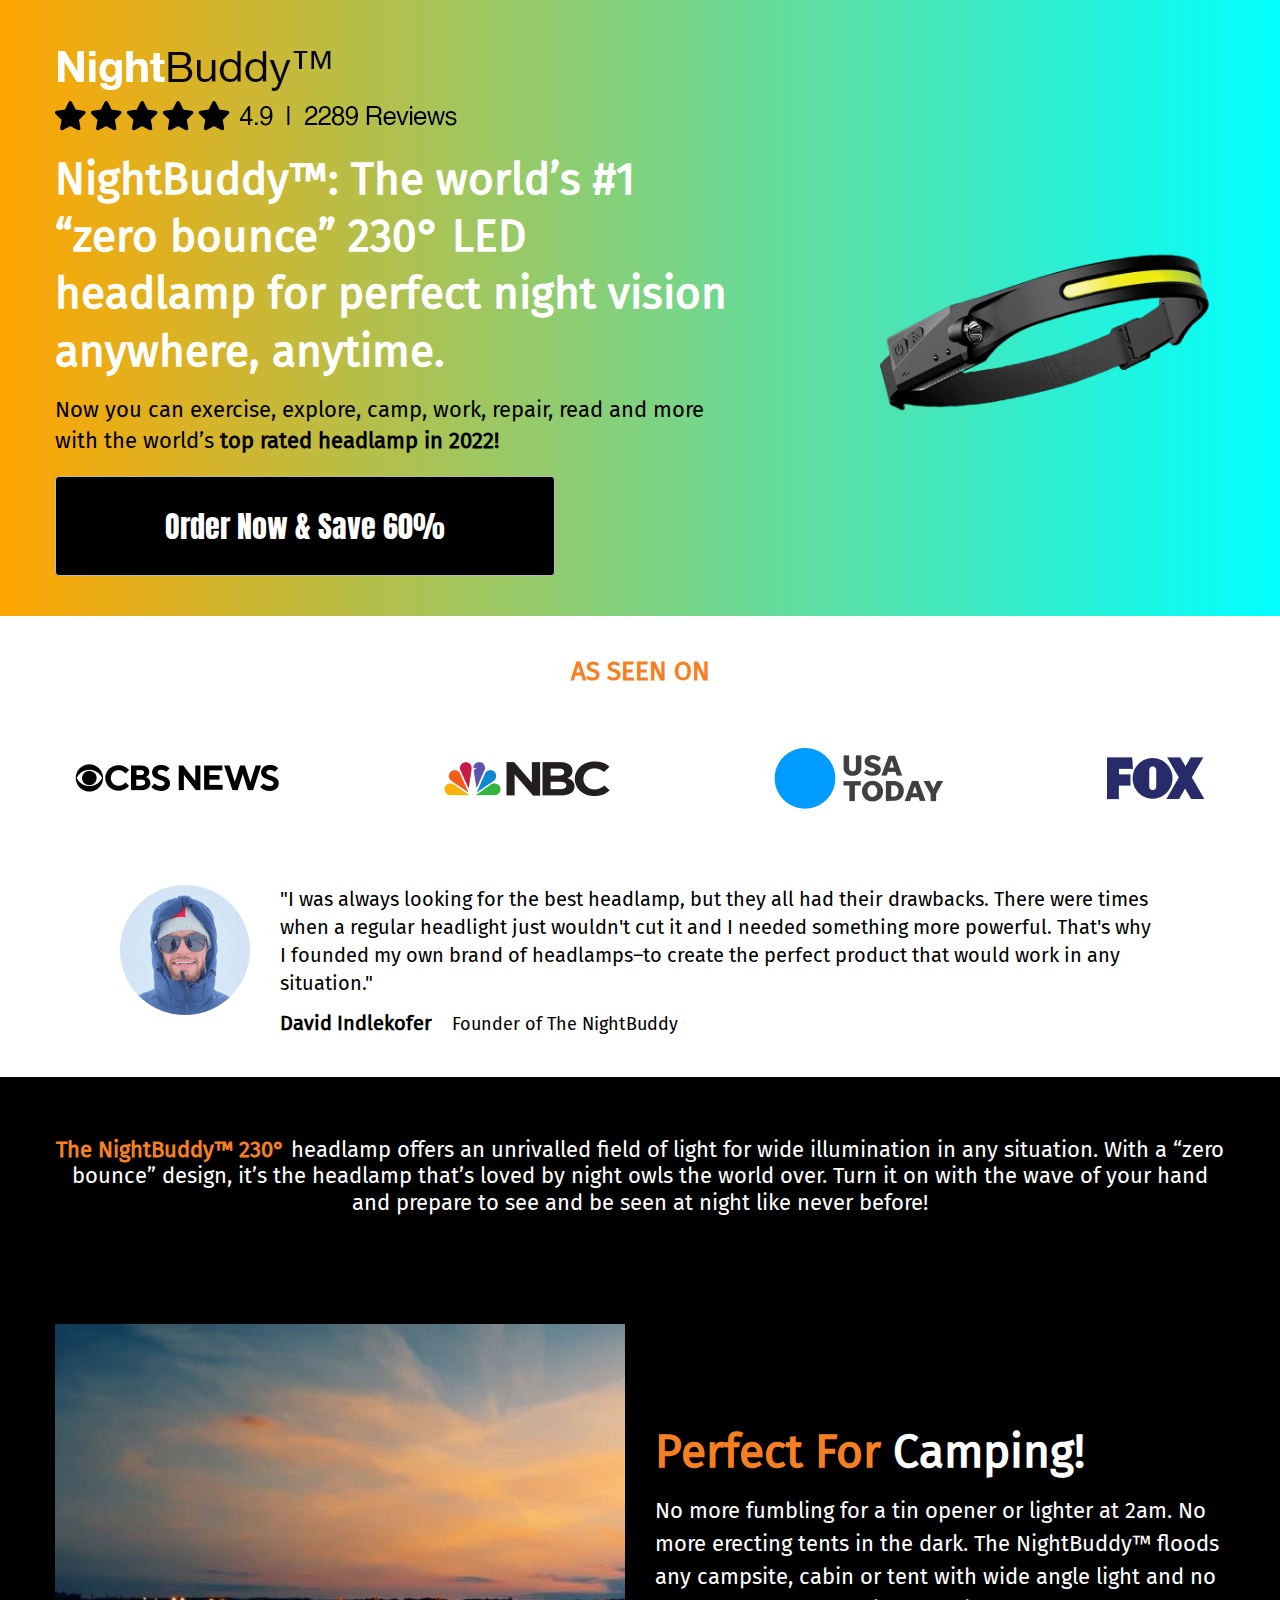
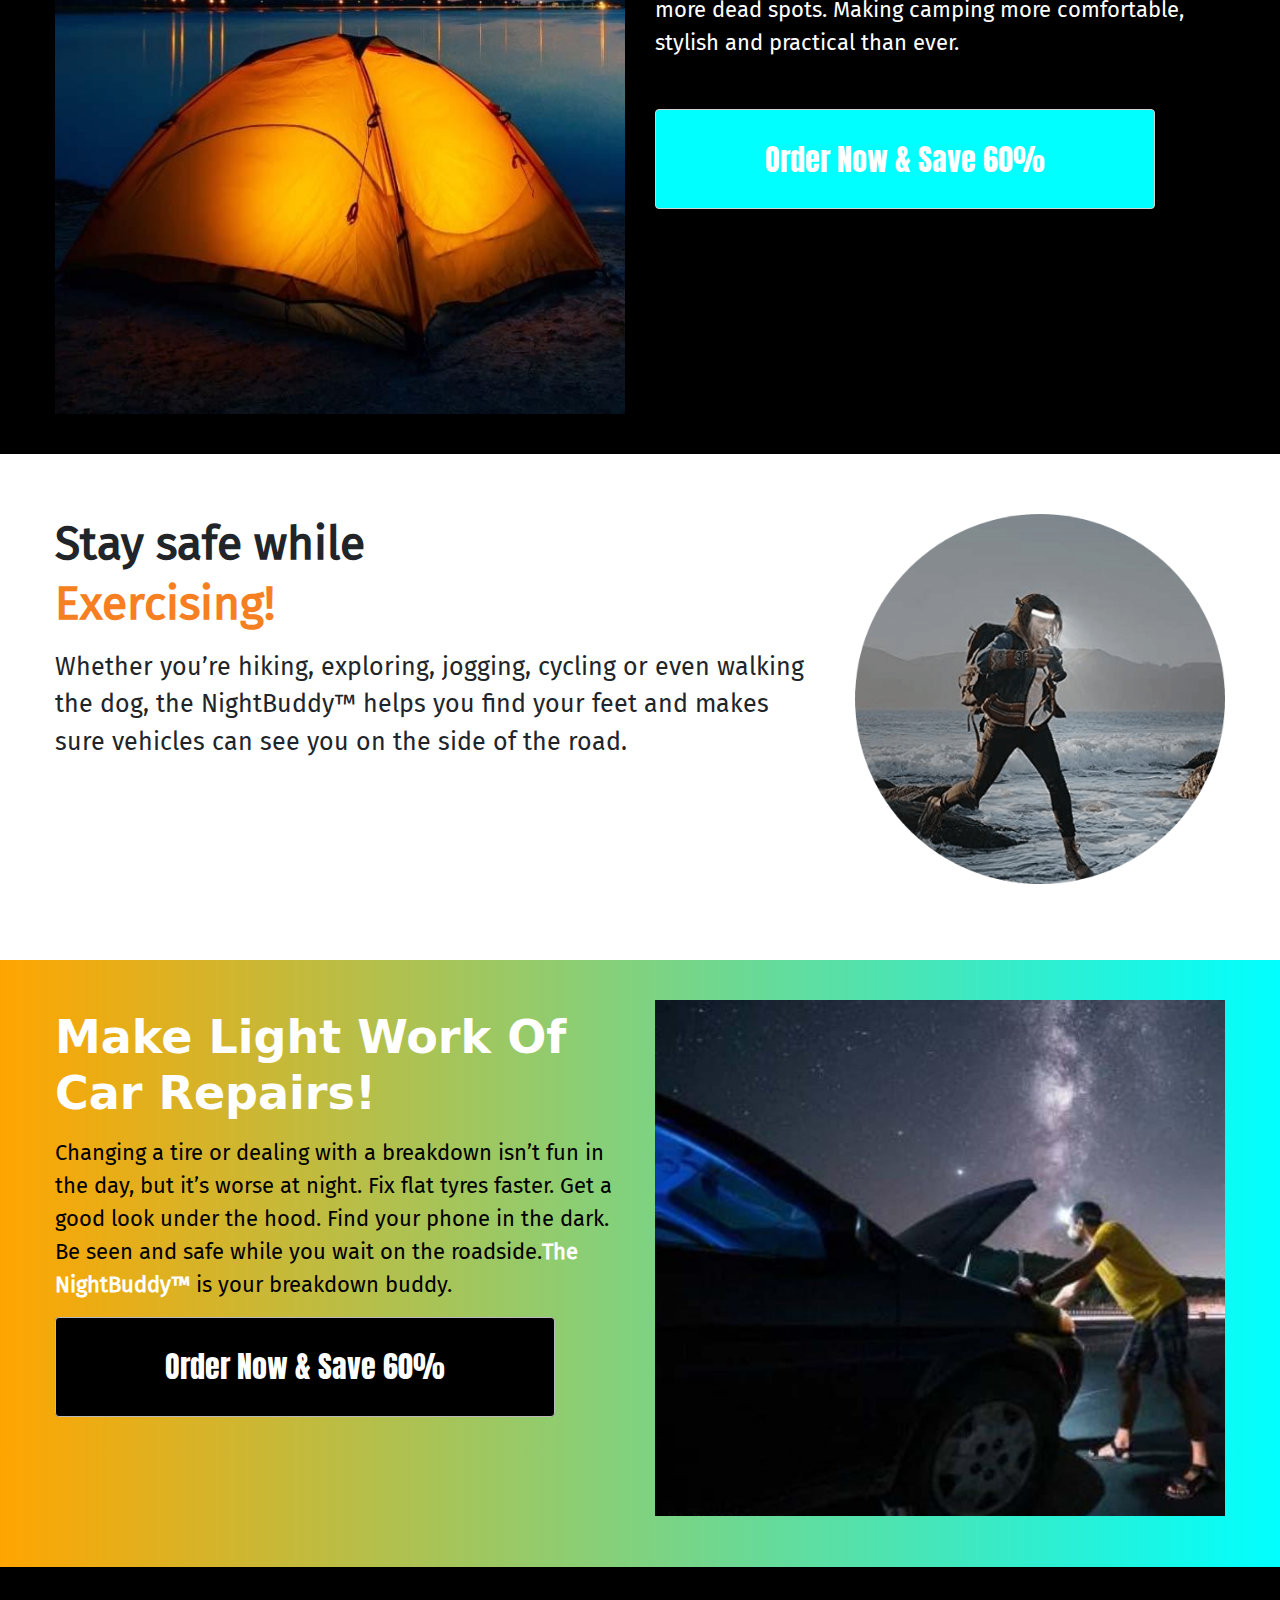
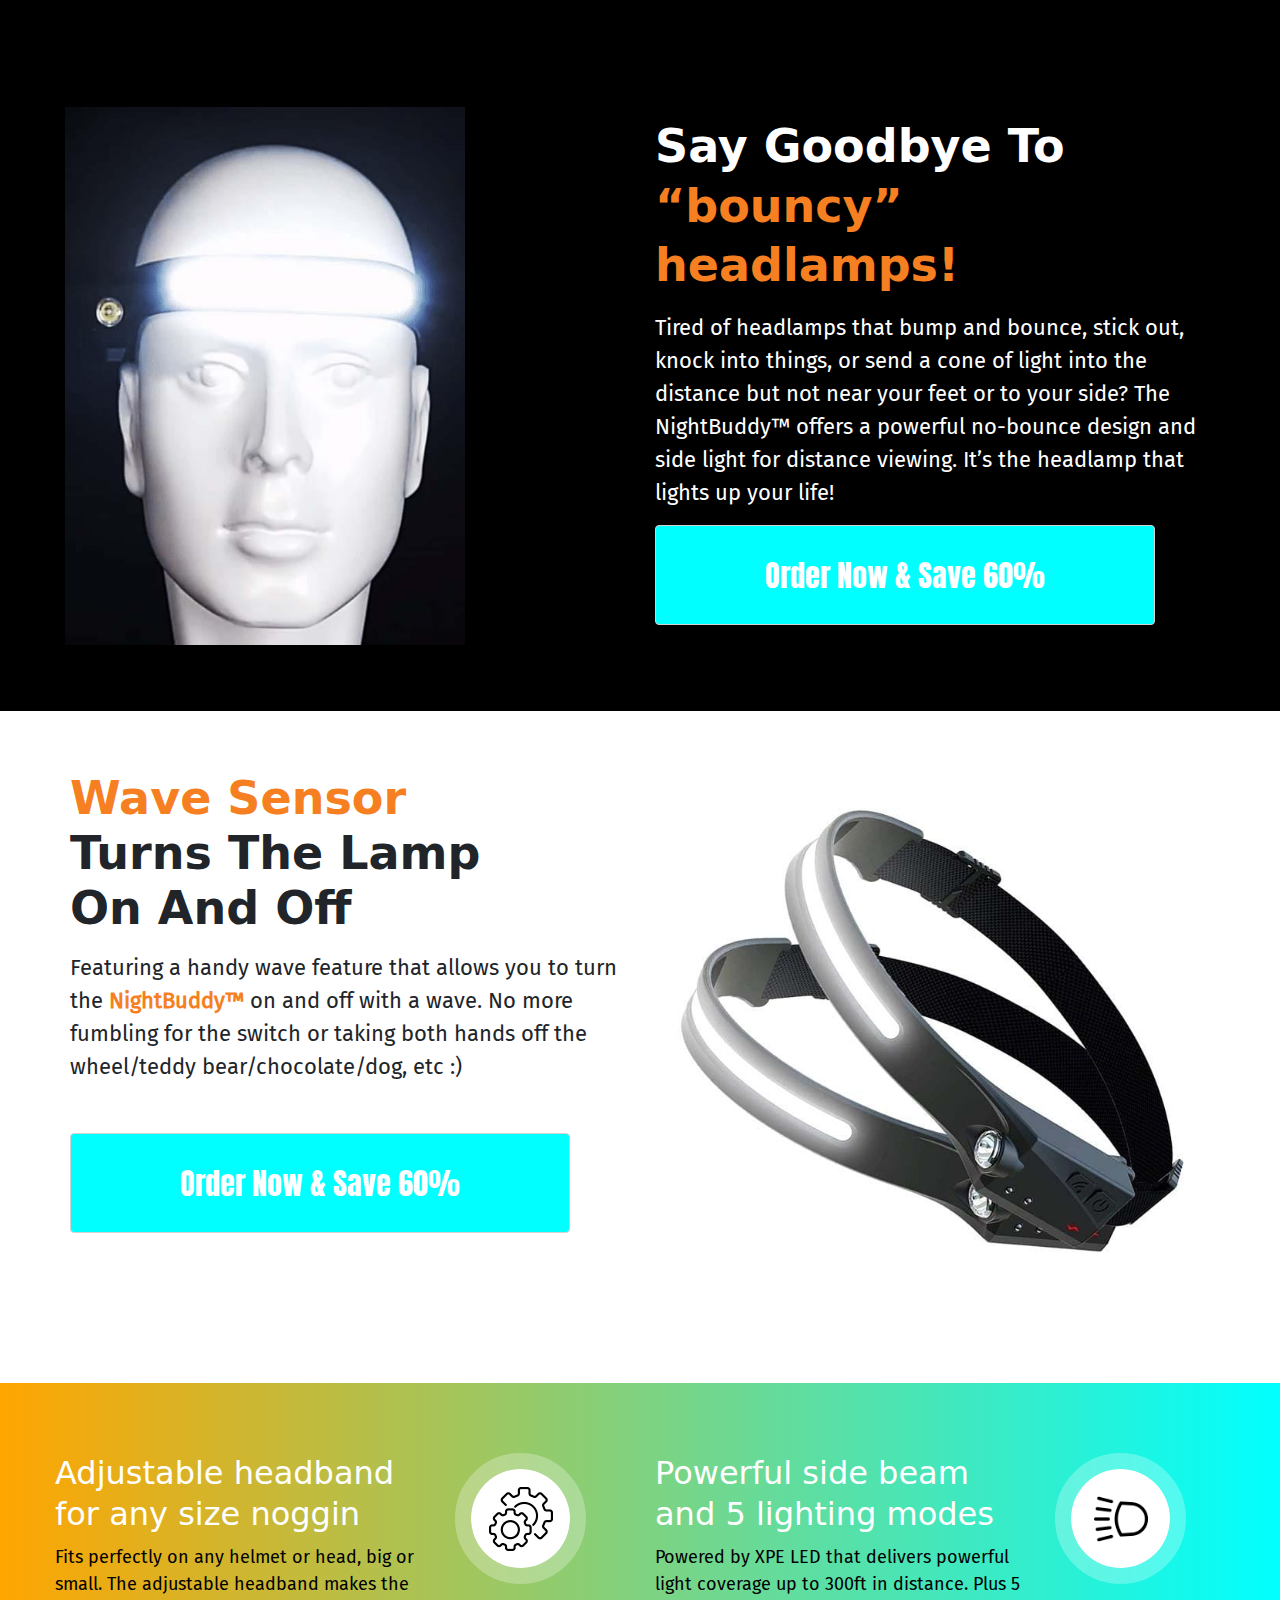
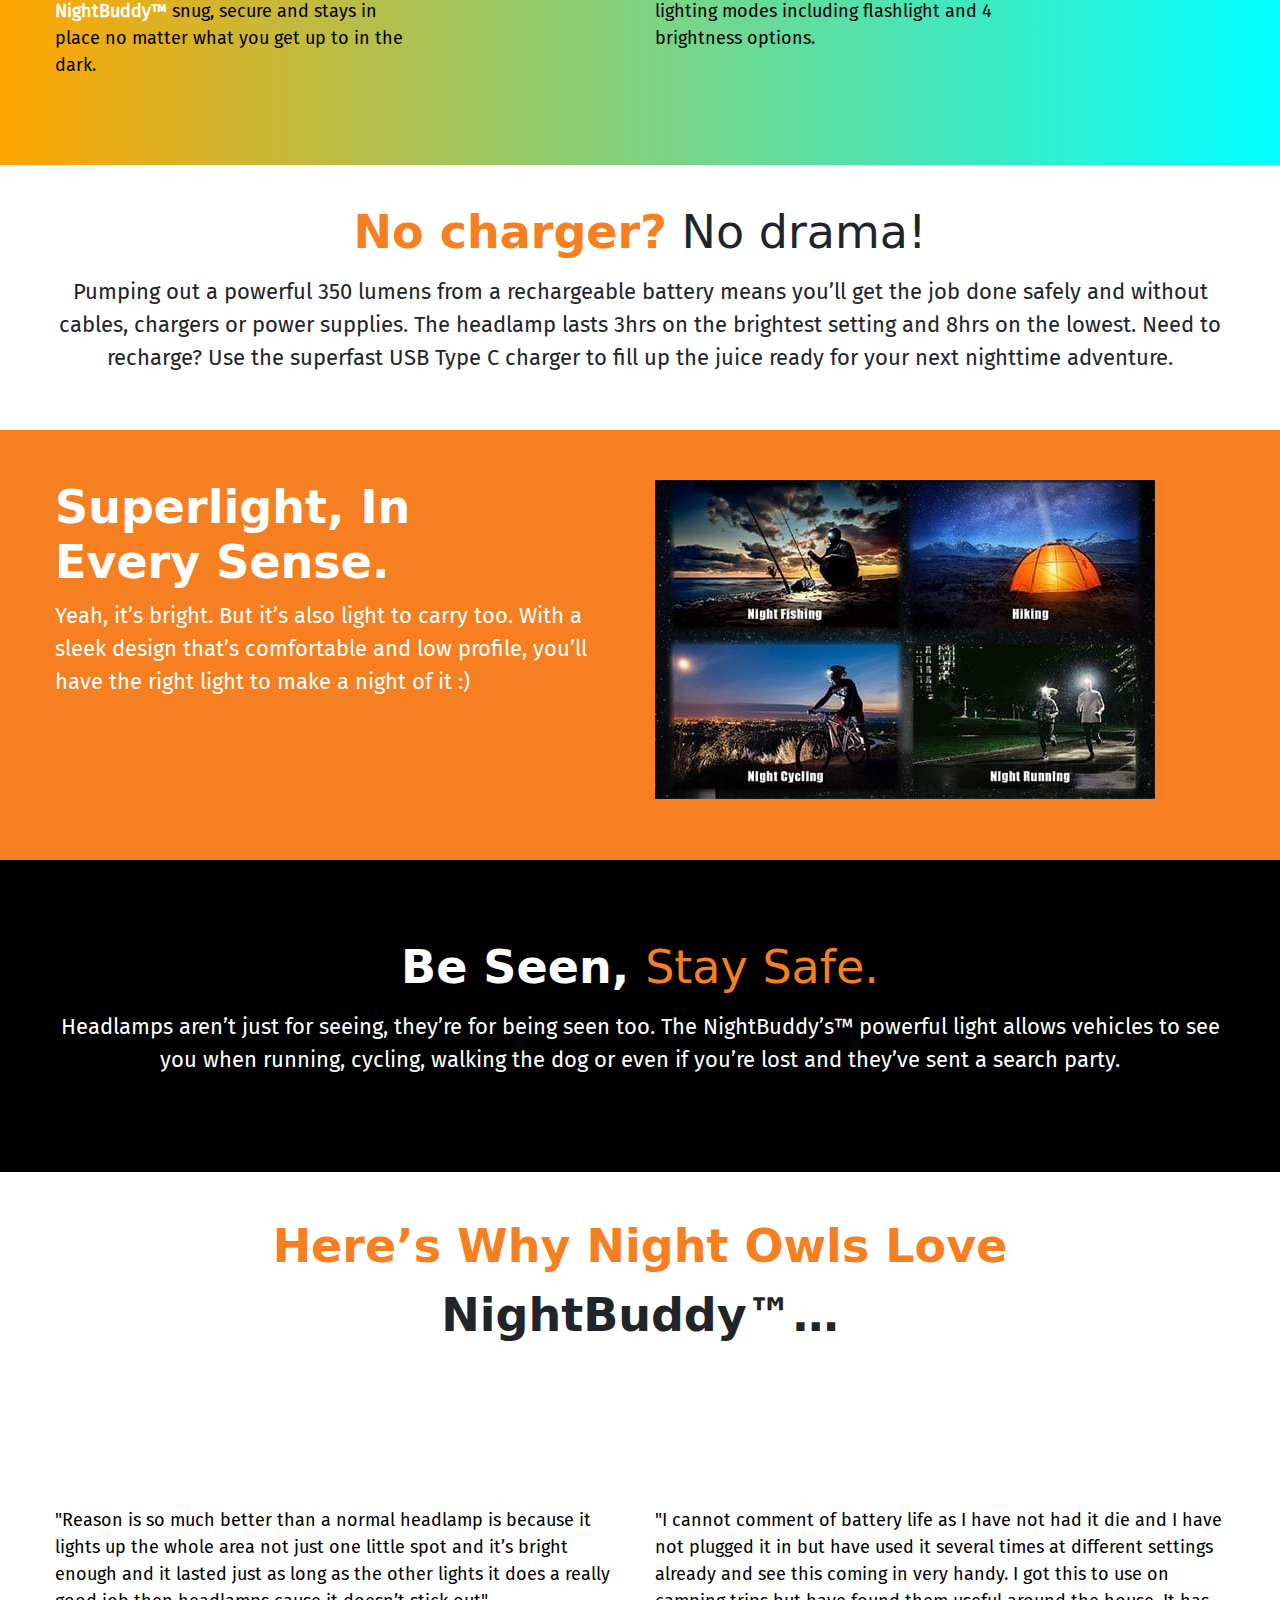
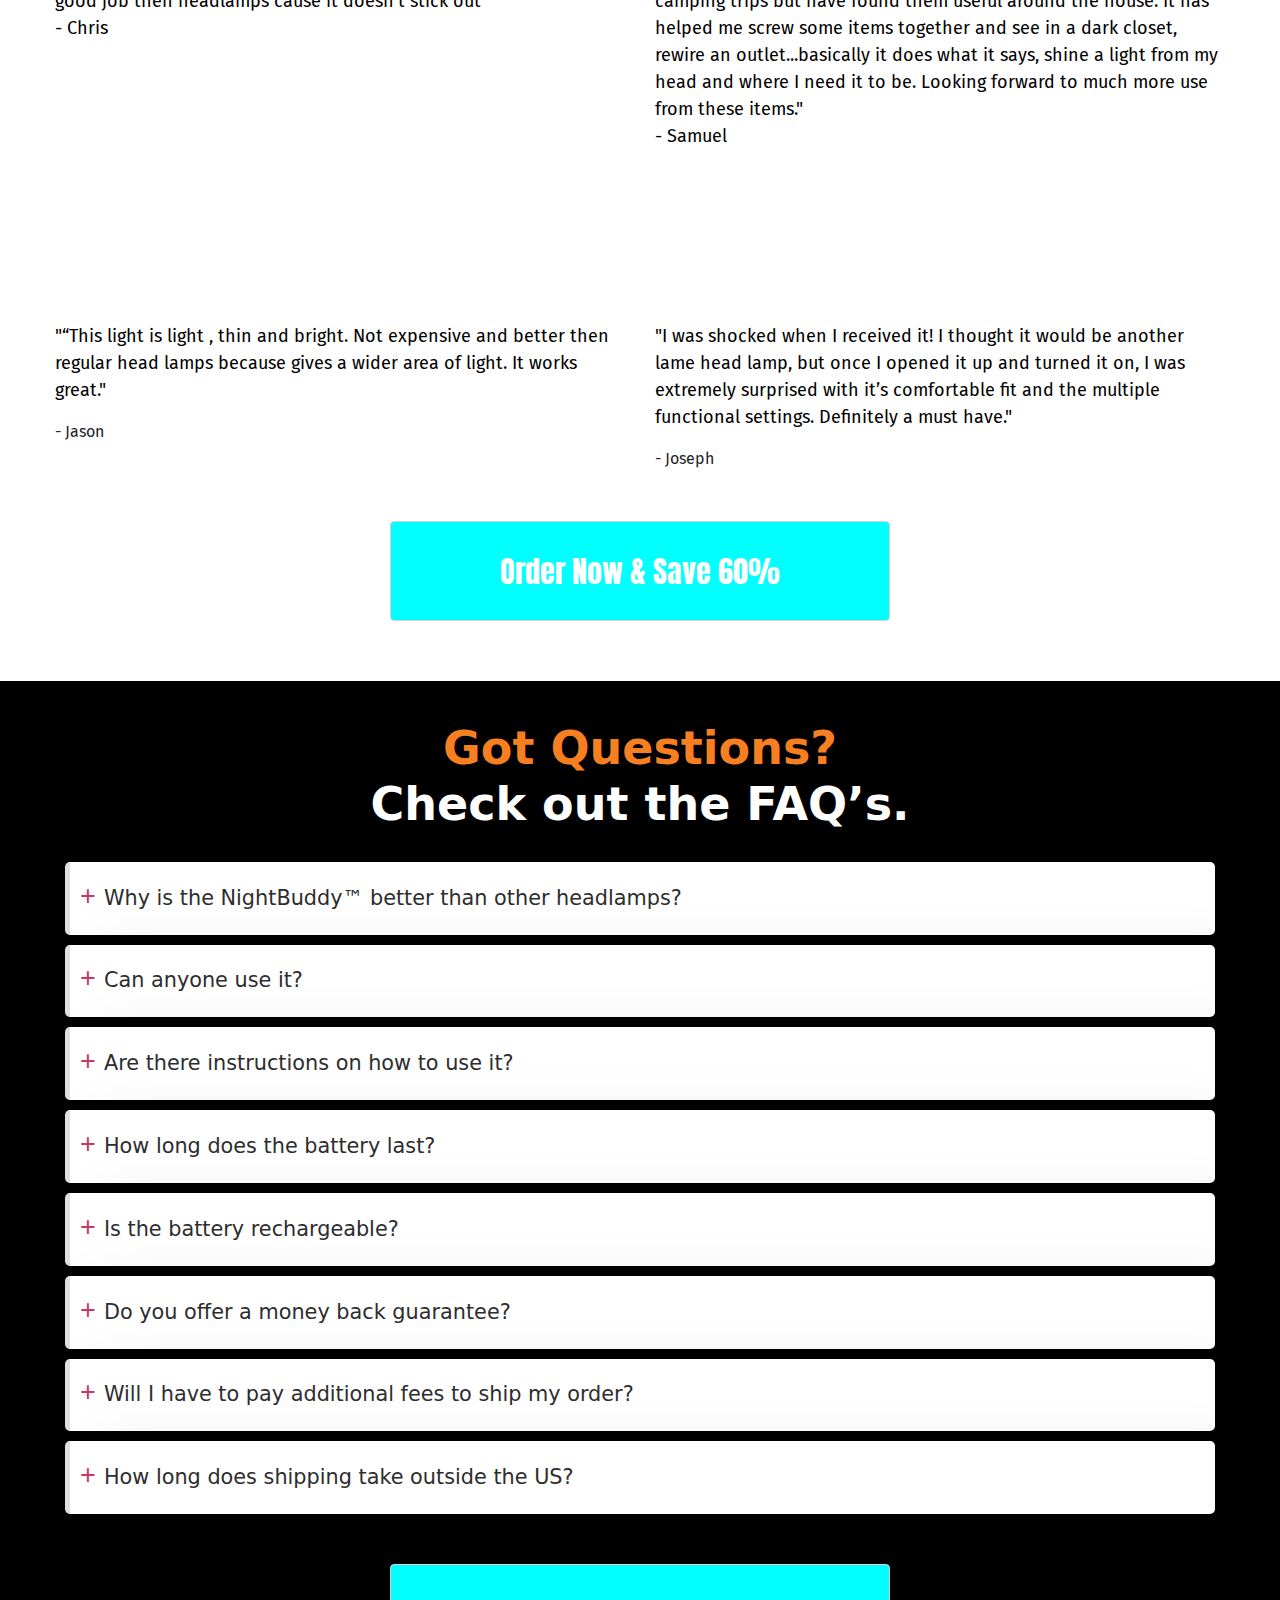
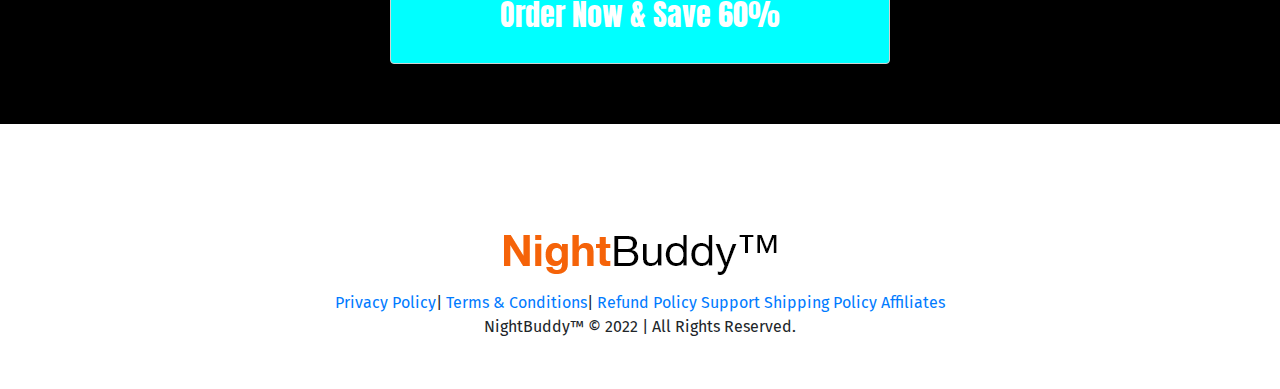
<file: index.html>
<!DOCTYPE html>
<html lang="en">

<head>
    <meta charset="UTF-8">
    <meta http-equiv="X-UA-Compatible" content="IE=edge">
    <meta name="viewport" content="width=device-width, initial-scale=1.0">
    <link rel="stylesheet" href="https://stackpath.bootstrapcdn.com/bootstrap/4.5.0/css/bootstrap.min.css">
    <link rel="stylesheet" href="./assets/style/main.css">
    <script src="./libs/jquery/jquery-3.4.1.min.js"></script>
    <title>NightBuddy™: The world’s #1 headlamp</title>
</head>

<body>
    <header>

    </header>
    <main>
        <section class="banner">
            <div class="full-container">
                <div class="banner--title">
                    <img src="./assets/images/banner-title.png" alt="">
                </div>
                <div class="banner--content">
                    <div class="banner--text">
                        <div class="banner--content__top">NightBuddy™: The world’s #1 “zero bounce” 230° LED headlamp for perfect
                            night vision anywhere, anytime.
                        </div>
                        <div class="banner--content__bottom">Now you can exercise, explore, camp, work, repair, read and more with the world’s <b>top rated headlamp in 2022!</b> </div>
                        <button class="btn btn--banner btn--black btn--middle">Order Now & Save 60%</button>
                    </div>
                    <div class="banner--img">
                        <img src="./assets/images/product.png" alt="">
                    </div>
                </div>
            </div>
        </section>
        <section class="seen">
            <div class="full-container">
                <div class="partners">
                    <h2 class="seen--title">AS SEEN ON</h2>
                    <div class="partners--group">
                        <figure class="partners--item">
                            <img class="partners--item__img" src="./assets/images/partner1.png" alt="">
                        </figure>
                        <figure class="partners--item">
                            <img class="partners--item__img" src="./assets/images/partner2.png" alt="">
                        </figure>
                        <figure class="partners--item">
                            <img class="partners--item__img" src="./assets/images/partner3.png" alt="">
                        </figure>
                        <figure class="partners--item">
                            <img class="partners--item__img" src="./assets/images/partner4.png" alt="">
                        </figure>
                    </div>
                </div>
                <div class="quote-testimonial">
                    <div class="quote-testimonial__img">
                        <img src="./assets/images/man.png" alt="">
                    </div>
                    <div class="quote-testimonial__details">
                        <div class="quote-testimonial__text">
                            "I was always looking for the best headlamp, but they all had their drawbacks. There were times when a regular headlight just wouldn't cut it and I needed something more powerful. That's why I founded my own brand of headlamps–to create the perfect product that would work in any situation."
                        </div>
                        <div class="quote-testimonial__author">
                            <span>David Indlekofer</span>
                            Founder of The NightBuddy
                        </div>
                    </div>
                </div>
            </div>
        </section>
        <section class="description">
            <div class="full-container">
                <h2><b>The NightBuddy™ 230°</b> headlamp offers an unrivalled field of light for wide illumination in any situation. With a “zero bounce” design, it’s the headlamp that’s loved by night owls the world over. Turn it on with the wave of your hand and prepare to see and be seen at night like never before!</h2>
            </div>
        </section>
        <section class="camping">
            <div class="full-container">
                <div class="row bgCover noBorder borderSolid border3px cornersAll radius0 shadow0 P0-top P0-bottom P0H noTopMargin">
                    <div class="camping--img__wrapper col-md-6 innerContent col_left ui-resizable">
                        <img class="camping--img" src="./assets/images/camping.jpg" alt="">
                    </div>
                    <div class="camping--content col-md-6 innerContent col_right ui-resizable">
                        <h2 class="camping--content__title"><b>Perfect For</b> Camping!</h2>
                        <p class="camping--content__details normal--content">No more fumbling for a tin opener or lighter at 2am. No more erecting tents in the dark. The NightBuddy™ floods any campsite, cabin or tent with wide angle light and no more dead spots. Making camping more comfortable, stylish and practical than ever. </p>
                        <div class="btn--wrapper">
                            <button class="btn camping--content__btn btn--middle btn--blue">Order Now & Save 60%</button>
                        </div>
                    </div>
                </div>
            </div>
        </section>
        <section class="stay">
            <div class="full-container">
                <div class="row">
                    <div class="stay--content innerContent col_left ui-resizable col-md-8">
                        <h2 class="stay--content__title">Stay safe while<br> <b>Exercising!</b></h2>
                        <p class="stay--content__details normal--content">Whether you’re hiking, exploring, jogging, cycling or even walking the dog, the NightBuddy™ helps you find your feet and makes sure vehicles can see you on the side of the road.</p>
                    </div>
                    <figure class="stay--img innerContent col_right ui-resizable col-md-4">
                        <img src="./assets/images/run.png" alt="">
                    </figure>
                </div>
            </div>
        </section>
        <section class="car">
            <div class="full-container">
                <div class="row">
                    <div class="car--content innerContent col_left ui-resizable col-md-6">
                        <h2 class="car--content__title">Make Light Work Of Car Repairs!</h2>
                        <p class="car--content__details normal--content">Changing a tire or dealing with a breakdown isn’t fun in the day, but it’s worse at night. Fix flat tyres faster. Get a good look under the hood. Find your phone in the dark. Be seen and safe while you wait on the roadside.<b>The NightBuddy™</b> is your breakdown buddy.</p>
                        <button class="btn car--btn btn--black btn--middle">Order Now & Save 60%</button>
                    </div>
                    <figure class="car--img innerContent col_right ui-resizable col-md-6">
                        <img src="./assets/images/car.jpg" alt="">
                    </figure>
                </div>
            </div>
        </section>
        <section class="goodbye">
            <div class="full-container">
                <div class="row">
                    <figure class="goodbye--img col-md-6 innerContent col_left ui-resizable">
                        <img src="./assets/images/face.jpg" alt="">
                    </figure>
                    <div class="goodbye--content col-md-6 innerContent col_right ui-resizable">
                        <h2 class="goodbye--content__title normal--title">Say Goodbye To<br> <b>“bouncy” headlamps!</b></h2>
                        <p class="goodbye--content__details normal--content">Tired of headlamps that bump and bounce, stick out, knock into things, or send a cone of light into the distance but not near your feet or to your side? The NightBuddy™ offers a powerful no-bounce design and side light for distance viewing. It’s the headlamp that lights up your life!</p>
                        <button class="btn goodbye--btn btn--blue btn--middle">Order Now & Save 60%</button>
                    </div>
                </div>
            </div>
        </section>
        <section class="sensor">
            <div class="full-container">
                <div class="row">
                    <div class="sensor--content col-md-6 innerContent col_left ui-resizable">
                        <h2 class="sensor--content__title normal--title"><b>Wave Sensor</b><br> Turns The Lamp <br>On And Off</h2>
                        <p class="sensor--content__details normal--content">Featuring a handy wave feature that allows you to turn the <b>NightBuddy™</b> on and off with a wave. No more fumbling for the switch or taking both hands off the wheel/teddy bear/chocolate/dog, etc :)</p>
                        <div class="btn--wrapper">
                            <button class="btn sensor--btn btn--blue btn--middle">Order Now & Save 60%</button>
                        </div>
                    </div>
                    <figure class="sensor--img col-md-6 innerContent col_left ui-resizable">
                        <img src="./assets/images/product2.jpg" alt="">
                    </figure>
                </div>
            </div>
        </section>
        <section class="performance gradient--back">
            <div class="full-container">
                <div class="row">
                    <div class="performance--left__content col-md-4">
                        <h2 class="performance--left__title title--small">
                            Adjustable headband for any size noggin
                        </h2>
                        <p class="performance--left__details content--small">
                            Fits perfectly on any helmet or head, big or small. The adjustable headband makes the <b>NightBuddy™</b> snug, secure and stays in place no matter what you get up to in the dark.
                        </p>
                    </div>
                    <figure class="performance--left__img col-md-2">
                        <img src="./assets/images/shock.png" alt="">
                    </figure>
                    <div class="performance--right__content col-md-4">
                        <h2 class="performance--right__title title--small">
                            Powerful side beam and 5 lighting modes
                        </h2>
                        <p class="performance--right__details content--small">
                            Powered by XPE LED that delivers powerful light coverage up to 300ft in distance. Plus 5 lighting modes including flashlight and 4 brightness options.
                        </p>
                    </div>
                    <figure class="performance--right__img col-md-2">
                        <img src="./assets/images/ring.png" alt="">
                    </figure>
                </div>
            </div>
        </section>
        <section class="no-drama">
            <div class="full-container">
                <h2 class="normal--title no-drama--title"><b>No charger?</b> No drama!</h2>
                <p class="no-drama--content normal--content">Pumping out a powerful 350 lumens from a rechargeable battery means you’ll get the job done safely and without cables, chargers or power supplies. The headlamp lasts 3hrs on the brightest setting and 8hrs on the lowest. Need to recharge? Use the superfast USB Type C charger to fill up the juice ready for your next nighttime adventure.</p>
            </div>
        </section>
        <section class="superlight">
            <div class="full-container">
                <div class="row">
                    <div class="superlight--content col-md-6">
                        <h2 class="superlight--content__title normal--title">Superlight, In<br> Every Sense.</h2>
                        <p class="superlight--content__details normal--content">Yeah, it’s bright. But it’s also light to carry too. With a sleek design that’s comfortable and low profile, you’ll have the right light to make a night of it :)</p>
                    </div>
                    <figure class="superlight--img col-md-6">
                        <img src="./assets/images/tumbnail.jpg" alt="">
                    </figure>
                </div>
            </div>
        </section>
        <section class="stay-safe">
            <div class="full-container">
                <div class="stay-safe__wrapper">
                    <h2 class="normal--title stay-safe--title">Be Seen, <b>Stay Safe.</b> </h2>
                    <p class="normal--content stay-safe--content">Headlamps aren’t just for seeing, they’re for being seen too. The NightBuddy’s™ powerful light allows vehicles to see you when running, cycling, walking the dog or even if you’re lost and they’ve sent a search party.</p>
                </div>
            </div>
        </section>
        <section class="video--section">
            <div class="full-container">
                <div class="normal--title video-section--title"><b>Here’s Why Night Owls Love</b> <br>NightBuddy™…</div>
                <div class="video-section--top">
                    <div class="row">
                        <div class="video-section--top__left col-md-6">
                            <iframe src="" frameborder="0"></iframe>
                            <p class="content--small video-section__text">"Reason is so much better than a normal headlamp is because it lights up the whole area not just one little spot and it’s bright enough and it lasted just as long as the other lights it does a really good job then headlamps cause it doesn’t stick out"<br>- Chris</p>
                        </div>
                        <div class="video-section--top__right col-md-6">
                            <iframe src="" frameborder="0"></iframe>
                            <p class="content--small video-section__text">"I cannot comment of battery life as I have not had it die and I have not plugged it in but have used it several times at different settings already and see this coming in very handy. I got this to use on camping trips but have found them useful around the house. It has helped me screw some items together and see in a dark closet, rewire an outlet...basically it does what it says, shine a light from my head and where I need it to be. Looking forward to much more use from these items."<br>
                                - Samuel
                            </p>
                        </div>
                    </div>
                </div>
                <div class="video-section--bottom">
                    <div class="row">
                        <div class="video-section--bottom__left col-md-6">
                            <iframe src="" frameborder="0"></iframe>
                            <p class="content--small video-section__text">"“This light is light , thin and bright. Not expensive and better then regular head lamps because gives a wider area of light. It works great."</p>
                            <div>- Jason</div>
                        </div>
                        <div class="video-section--bottom__right col-md-6">
                            <iframe src="" frameborder="0"></iframe>
                            <p class="content--small video-section__text">"I was shocked when I received it! I thought it would be another lame head lamp, but once I opened it up and turned it on, I was extremely surprised with it’s comfortable fit and the multiple functional settings. Definitely a must have."</p>
                            <div>- Joseph</div>
                        </div>
                    </div>
                </div>
                <div class="btn--wrapper video--btn__wrapper">
                    <button class="btn btn--blue btn--middle video--section__btn">Order Now & Save 60%</button>
                </div>
            </div>
        </section>
        <section class="questions">
            <div class="full-container">
                <div class="question--title__wrapper">
                    <h1 class="normal--title question--title"><b>Got Questions? </b><br> Check out the FAQ’s.</h1>
                </div>
                <div class="question--item__group">
                    <div class="qustion--item">
                        <span class="question--item__plus">+</span>
                        Why is the NightBuddy™ better than other headlamps? 
                        <p class="question--item__content">The no-bounce design allows you to comfortably wear the headlamp during any type of physical activity. Unlike other lamps, it won't fall off and put you at risk. It also features a handy wave function to turn the light on and off for your convenience and safety. Finally, it has a 230° field of light for superwide night vision!</p>
                    </div>
                    <div class="qustion--item">
                        <span class="question--item__plus">+</span>
                        Can anyone use it?
                        <p class="question--item__content">Yes, thanks to the adjustable headband, the NightBuddy™ can be safely and comfortably worn on any head size, or even on helmets, over masks, caps and more.</p>
                    </div>
                    <div class="qustion--item">
                        <span class="question--item__plus">+</span>
                        Are there instructions on how to use it? 
                        <p class="question--item__content">Yes, thanks to the adjustable headband, the NightBuddy™ can be safely and comfortably worn on any head size, or even on helmets, over masks, caps and more.</p>
                    </div>
                    <div class="qustion--item">
                        <span class="question--item__plus">+</span>
                        How long does the battery last? 
                        <p class="question--item__content">The headlamp lasts 3hrs on the brightest setting and 8hrs on the lowest.</p>
                    </div>
                    <div class="qustion--item">
                        <span class="question--item__plus">+</span>
                        Is the battery rechargeable?  
                        <p class="question--item__content">Yes. It features a USB Type C connection to charge the battery during the day or whenever you're not using it.
                        </p>
                    </div>
                    <div class="qustion--item">
                        <span class="question--item__plus">+</span>
                        Do you offer a money back guarantee? 
                        <p class="question--item__content">Yes, we offer a full 30 day money back guarantee. Love it or pay nothing! </p>
                    </div>
                    <div class="qustion--item">
                        <span class="question--item__plus">+</span>
                        Will I have to pay additional fees to ship my order? 
                        <p class="question--item__content">No, there are zero shipping fees on this item.</p>
                    </div>
                    <div class="qustion--item">
                        <span class="question--item__plus">+</span>
                        How long does shipping take outside the US?
                        <p class="question--item__content">Outside of the US, free shipping may take up to 4 weeks.</p>
                    </div>
                </div>
                <div class="btn--wrapper question--btn__wrapper">
                    <button class="btn btn--blue btn--middle video--section__btn">Order Now & Save 60%</button>
                </div>
            </div>
        </section>
    </main>
    <footer>
        <div class="full-container">
            <div class="footer--content">
                <figure class="footer--title">
                    <img src="./assets/images/footer-title.png" alt="">
                </figure>
                <div class="link--group">
                    <a href="">Privacy Policy</a>|
                    <a href="">Terms & Conditions</a>|
                    <a href="">Refund Policy</a>
                    <a href="">Support</a>
                    <a href="">Shipping Policy</a>
                    <a href="">Affiliates</a>
                </div>
                <div class="footer--buttom">NightBuddy™ © 2022 | All Rights Reserved. </div>
            </div>
        </div>
    </footer>
    <script src="./assets/js/them.js"></script>

</body>

</html>
</file>
<file: assets/style/main.css>
@font-face {
    font-family: 'Anton';
    src: url(../font/Anton-Regular.ttf);
}

@font-face {
    font-family: 'Fira Sans';
    src: url(../font/FiraSans-Regular.ttf);
}

@font-face {
    font-family: Helvetica;
    src: url(../font/Helvetica.ttf);
}

body {
    font-family: "Fira Sans", Helvetica, sans-serif;
    margin: 0;
}

b {
    color: rgb(246, 128, 33);
}

section {
    padding: 2.5rem 0;
}

img {
    max-width: 100%;
}

.full-container {
    width: 1170px;
    max-width: 100%;
    margin-right: auto;
    margin-left: auto;
}

.normal--title {
    font-size: 46px;
    font-weight: 700;
    font-family: system-ui, -apple-system, BlinkMacSystemFont, 'Segoe UI', Roboto, Oxygen, Ubuntu, Cantarell, 'Open Sans', 'Helvetica Neue', sans-serif;
}

.normal--title b {
    font-weight: 700;
}

.normal--content {
    font-size: 22px;
    line-height: 1.5em;
}

.title--small {
    font-size: 32px;
    line-height: 1.3em;
    font-weight: 500;
    font-family: system-ui, -apple-system, BlinkMacSystemFont, 'Segoe UI', Roboto, Oxygen, Ubuntu, Cantarell, 'Open Sans', 'Helvetica Neue', sans-serif;
    color: #FFFFFF;
}

.content--small {
    text-align: left;
    font-size: 18px;
    color: rgb(0, 0, 0);
    font-weight: 500;
    line-height: 1.5em;
}

.content--small b {
    color: #FFFFFF;
}

.gradient--back {
    background-image: linear-gradient(to right, orange, #00FFFF);
}
.banner {
    padding: 20px 40px;
    background-image: linear-gradient(to right, orange, #00FFFF);
}

.banner--title {
    padding: 20px 0;
}

.banner--title img {
    width: inherit;
}

.banner--content {
    display: flex;
    justify-content: space-between;
}

.banner--text {
    width: 58%;
}

.banner--img {
    margin-top: 100px;
    padding: 0 10px;
    width: 31%;
}

.banner--img img {
    max-width: 100%;
}

.banner--text .banner--content__top {
    color: #FFFFFF;
    font-family: "Fira Sans", Helvetica, sans-serif;
    font-size: 44px;
    font-weight: 700;
    line-height: 57.2px;
}

.banner--text .banner--content__top b {
    font-weight: 700;
}

.banner--content__bottom {
    margin-top: 15px;
    text-align: left;
    font-size: 22px;
    color: rgb(0, 0, 0);
    line-height: 1.4em;
}

.banner--content__bottom b {
    color: #000;
}

.btn {
    font-family: 'Anton',sans-serif;
}
.btn--black {
    background-color: #000000;
    border-color: #bababa;
    color: #FFFFFF;
}


.btn--middle {
    width: 500px;
    height: 100px;
    font-size: 30px;
}

.btn--banner {
    margin: 20px auto;
}

.partners {
    padding: 0 20px;
}

.partners--group {
    display: flex;
    align-items: center;
    justify-content: space-between;
    padding: 30px 0 60px;
}
.seen--title {
    text-align: center;
    font-size: 26px;
    color: rgb(246, 128, 33);
    font-weight: 700;
    margin-bottom: 30px;
}

.quote-testimonial {
    display: flex;
    padding: 0 4.0625rem;
}
.quote-testimonial__img {
    width: 160px;
}

.quote-testimonial__img img {
    width: 130px;
}

.quote-testimonial__details {
    width: calc(100% - 160px);
    font-size: 20px;
    line-height: 1.4;
    color: #000;
}

.quote-testimonial__author {
    font-size: 18px;
    color: #000;
    line-height: 1.4;
    margin-top: 12px;
}

.quote-testimonial__author span {
    font-size: 20px;
    font-weight: 600;
    padding-right: 15px;
}

.description {
    padding: 3.75rem 2.5rem;
    text-align: center;
    color: rgb(255, 255, 255);
    background-color: rgb(0, 0, 0);
}

.description h2 {
    font-size: 22px;
}

.camping {
    padding-top: 40px;
    padding-bottom: 40px;
    outline: none;
    background-color: rgb(0, 0, 0);
    background-image: url(https://assets.funnelkonnekt.com/Funnel/assets/images/628bd2f3-20ab-402a-b10c-4b48044ce811/f1b42b71-9cd6-4093-ad7e-b2c2152f668c/Mask-Group-16-2x.png?versionId=dKcap8dkm3s6XTo8I_87FWqjAyHFWMPS);
    background-repeat: no-repeat;
    -webkit-background-size: 100% auto;
}

.camping--img {
    width: 100%;
}

.camping--content__title {
    text-align: left;
    font-size: 46px;
    font-weight: 600;
    margin-top: 6.25rem;
    color: rgb(255, 255, 255);
}

.camping--content__details {
    margin-top: .9375rem;
    text-align: left;
    font-size: 22px;
    color: rgb(255, 255, 255);
}

.btn--wrapper {
    margin-top: 1.875rem;
}

.btn--blue {
    background-color: #00FFFF;
    border-color: #d2d2d2;
    color: #FFFFFF;
}

.camping--content__btn {
    margin: 1.25rem 0;
}

.stay {
    background-image: url(https://assets.funnelkonnekt.com/Funnel/assets/images/628bd2f3-20ab-402a-b10c-4b48044ce811/f1b42b71-9cd6-4093-ad7e-b2c2152f668c/Mask-Group-16-2x.png?versionId=dKcap8dkm3s6XTo8I_87FWqjAyHFWMPS);
    background-repeat: no-repeat;
    -webkit-background-size: 100% auto;
    padding: 3.75rem 0;
}

.stay--content__title {
    text-align: left;
    font-size: 46px;
    line-height: 1.3em;
    font-weight: 700;
}

.stay--content__details {
    margin-top: .9375rem;
    font-size: 25px;
    line-height: 1.5em;
}

.stay--img img {
    max-width: 100%;
}

.car {
    background-image: linear-gradient(to right, orange, #00FFFF);
}

.car--content__title {
    font-size: 46px;
    font-weight: 700;
    color: #FFFFFF;
    font-family: system-ui;
    margin-top: .625rem;
}

.car--content__details {
    margin-top: .9375rem;
    font-size: 22px;
    color: rgb(0, 0, 0);
    line-height: 1.5em;
}

.car--content__details b {
    color: #FFFFFF;
}

.goodbye {
    padding-top: 20px;
    padding-bottom: 50px;
    outline: none;
    background-color: rgb(0, 0, 0);
    margin-top: -5px;
}

.goodbye .row {
    padding-top: 50px;
    padding-bottom: 0px;
    margin: 30px 0px 0px;
    outline: none;
    height: auto;
    margin-top: 10px;
}

.goodbye--img {
    padding: 0 .625rem;
    margin-top: 3.75rem;
}

.goodbye--img img {
    width: 400px;
}

.goodbye--content {
    margin-top: 3.75rem;
    color: #FFFFFF;
}

.goodbye--content__title {
    font-size: 46px;
    font-family: system-ui, -apple-system, BlinkMacSystemFont, 'Segoe UI', Roboto, Oxygen, Ubuntu, Cantarell, 'Open Sans', 'Helvetica Neue', sans-serif;
    line-height: 1.3em;
    font-weight: 700;
    margin-top: .625rem;
}

.goodbye--content__title b {
    font-weight: 700;
}

.goodbye--content__details {
    margin-top: .9375rem;
    text-align: left;
    font-size: 22px;
    color: rgb(255, 255, 255);
    line-height: 1.5em;
}

.sensor {
    background-image: url(https://assets.funnelkonnekt.com/Funnel/assets/images/628bd2f3-20ab-402a-b10c-4b48044ce811/f1b42b71-9cd6-4093-ad7e-b2c2152f668c/Mask-Group-16-2x.png?versionId=dKcap8dkm3s6XTo8I_87FWqjAyHFWMPS);
    background-repeat: no-repeat;
    -webkit-background-size: 100% auto;
}

.sensor .row {
    padding: 1.25rem .625rem;
}

.sensor--content {
    padding: 0 1.25rem;
}

.sensor--content__details {
    margin-top: .9375rem;
}

.sensor--img img {
    padding: 0 .625rem;
}

.sensor--btn {
    margin: 1.25rem 0;
}

.performance .row {
    padding: 1.875rem 0;
}

.no-drama--title {
    font-weight: 500;
    text-align: center;
}

.no-drama--content {
    margin-top: .9375rem;
    text-align: center;
}

.superlight {
    padding-top: 20px;
    padding-bottom: 20px;
    outline: none;
    background-color: rgb(246, 128, 33);
    background-image: url(https://assets.funnelkonnekt.com/Funnel/assets/images/628bd2f3-20ab-402a-b10c-4b48044ce811/f1b42b71-9cd6-4093-ad7e-b2c2152f668c/Baby.png?versionId=MOrBD6W79xvWOZwbtogMeF4ffznVzFWT);
    -webkit-background-size: 100% 100%;
    background-repeat: no-repeat;
    background-position-y: -3px;
}

.superlight .row {
    padding: 1.875rem 0;
}

.superlight--content {
    color: #FFFFFF;
}

.stay-safe {
    background-color: #000;
    color: #FFFFFF;
    margin-top: -0.3125rem;
}

.stay-safe__wrapper {
    padding: 2.5rem 0;
}

.stay-safe--title {
    text-align: center;
}

.stay-safe--title b {
    font-weight: 400;
}

.stay-safe--content {
    text-align: center;
    margin-top: .9375rem;
}

.video-section--title {
    text-align: center;
}

.video--btn__wrapper {
    display: flex;
}

.video--section__btn {
    margin: 1.25rem auto;
}

.questions {
    background-color: #000;
}

.question--title {
    text-align: center;
    color: #FFFFFF;
}

.question--item__group {
    margin-top: 1.875rem;
}

.qustion--item {
    border-bottom: none;
    padding: 1em 0;
    padding-left: 10px;
    padding-right: 10px;
    margin: 10px;
    background-color: #fff;
    border-radius: 5px;
    border-left-style: solid;
    border-left-width: 5px;
    border-left-color: #dfdfdf;
    -webkit-box-shadow: 32px 10px 57px 0px rgb(0 0 0 / 10%);
    -moz-box-shadow: 32px 10px 57px 0px rgba(0, 0, 0, 0.10);
    box-shadow: 32px 10px 57px 0px rgb(0 0 0 / 10%);
    cursor: pointer;
    font-size: 1.3em;
    font-weight: 200;
    color: #2d2d2d;
    font-family: system-ui, -apple-system, BlinkMacSystemFont, 'Segoe UI', Roboto, Oxygen, Ubuntu, Cantarell, 'Open Sans', 'Helvetica Neue', sans-serif;
}

.qustion--item p {
    margin: 0;
}

.question--item__plus {
    line-height: 1em;
    color: #c5366b;
    font-family: sans-serif;
    float: left;
    font-weight: bolder;
    padding-right: 0.3em;
    font-size: 1.3em;
}

.question--item__content {
    display: none;
    font-size: 16px;
    font-weight: 400;
}

.question--btn__wrapper {
    display: flex;
}

footer {
    background-image: url(https://assets.funnelkonnekt.com/Funnel/assets/images/628bd2f3-20ab-402a-b10c-4b48044ce811/f1b42b71-9cd6-4093-ad7e-b2c2152f668c/Mask-Group-16-2x.png?versionId=dKcap8dkm3s6XTo8I_87FWqjAyHFWMPS);
    background-repeat: no-repeat;
    -webkit-background-size: 100% auto;
    padding: .625rem 0;
    text-align: center;
}

.footer--content {
    padding: 40px 0;
}

.footer--title {
    padding-top: 3.125rem;
}
</file>
